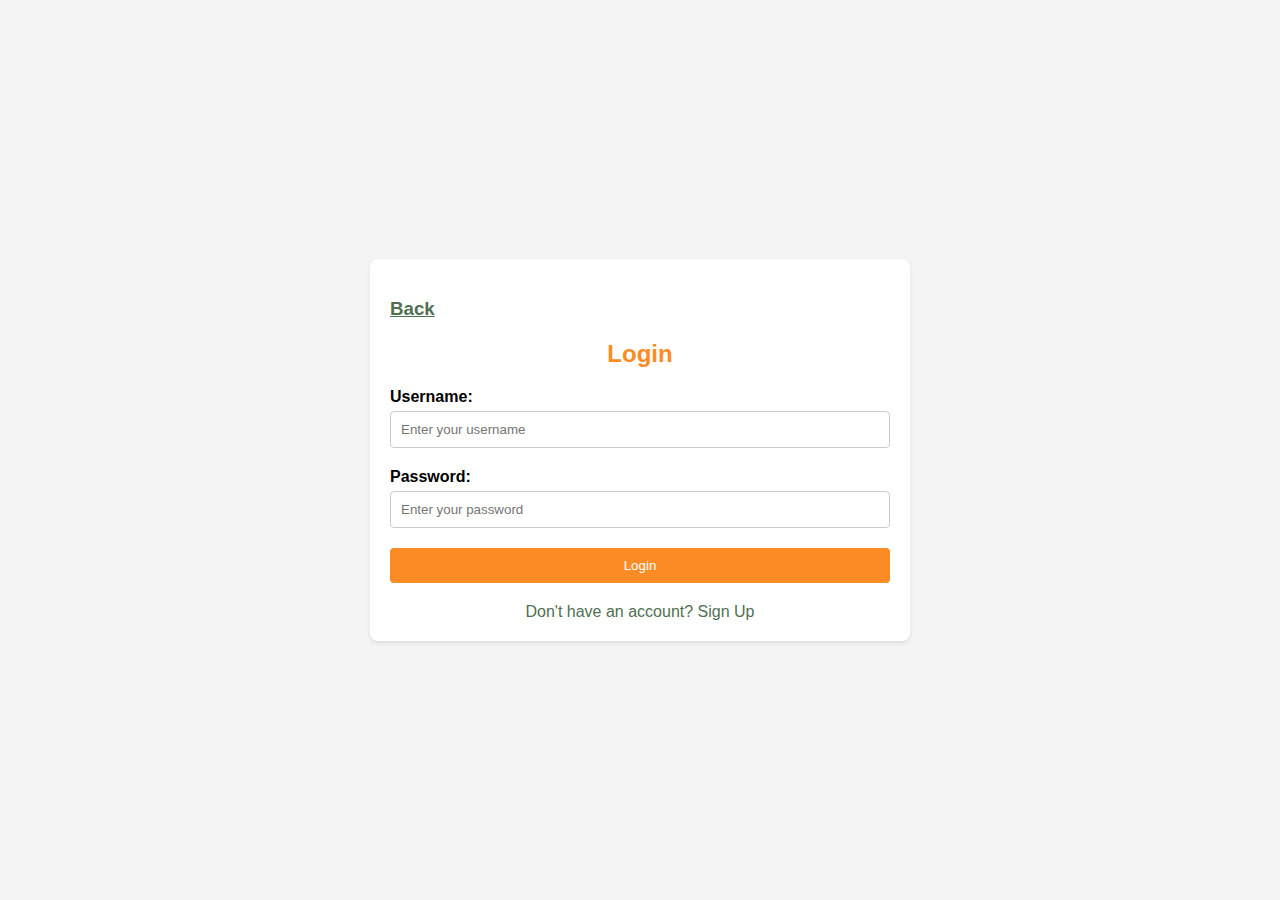
<file: login.html>
<!DOCTYPE html>
<html lang="en">
<head>
    <meta charset="UTF-8">
    <meta name="viewport" content="width=device-width, initial-scale=1.0">
    <title>Login and Sign Up Page</title>
    <link rel="stylesheet" href="styles.css">
    <style>
        body {
            font-family: Arial, sans-serif;
            background-color: #f4f4f4;
            margin: 0;
            padding: 0;
            display: flex;
            justify-content: center;
            align-items: center;
            height: 100vh;
        }
        
        .form-container {
            background-color: #fff;
            border-radius: 8px;
            padding: 20px;
            box-shadow: 0 2px 4px rgba(0, 0, 0, 0.1);
            width: 500px;
        }
        
        .form-container h2 {
            text-align: center;
            margin-bottom: 20px;
        }
        
        .form-group {
            margin-bottom: 20px;
        }
        
        .form-group label {
            display: block;
            font-weight: bold;
            margin-bottom: 5px;
        }
        
        .form-group input {
            width: 100%;
            padding: 10px;
            border-radius: 4px;
            border: 1px solid #ccc;
            box-sizing: border-box;
        }
        
        .form-group button {
            width: 100%;
            padding: 10px;
            border: none;
            border-radius: 4px;
            background-color: #FB8B24;
            color: #fff;
            cursor: pointer;
        }
        
        .form-group button:hover {
            background-color: #4F6F52;
        }

        .toggle-form {
            text-align: center;
            margin-top: 20px;
        }

        .toggle-form a {
            color: #4F6F52;
            text-decoration: none;
        }
        
    </style>
</head>
<body>
    <div class="form-container" id="login-form">
        <a href="index.html" style=" color: #4F6F52;"><h3 >Back</h3></a>
        <h2 style="color:#FB8B24;">Login</h2>
        <form action="#">
            <div class="form-group">
                <label for="username">Username:</label>
                <input type="text" id="username" name="username" placeholder="Enter your username" required>
            </div>
            <div class="form-group">
                <label for="password">Password:</label>
                <input type="password" id="password" name="password" placeholder="Enter your password" required>
            </div>
            <div class="form-group">
                <button type="submit">Login</button>
            </div>
        </form>
        <div class="toggle-form">
            <a href="#" onclick="toggleForm('signup')">Don't have an account? Sign Up</a>
        </div>
    </div>

    <div class="form-container" id="signup-form" style="display: none;">
        <h2>Sign Up</h2>
        <form action="#">
            <div class="form-group">
                <label for="new-username">Username:</label>
                <input type="text" id="new-username" name="new-username" placeholder="Enter your username" required>
            </div>
            <div class="form-group">
                <label for="new-password">Password:</label>
                <input type="password" id="new-password" name="new-password" placeholder="Enter your password" required>
            </div>
            <div class="form-group">
                <button type="submit">Sign Up</button>
            </div>
        </form>
        <div class="toggle-form">
            <a href="#" onclick="toggleForm('login')">Already have an account? Log In</a>
        </div>
    </div>

    <script>
        function toggleForm(formType) {
            const loginForm = document.getElementById('login-form');
            const signupForm = document.getElementById('signup-form');

            if (formType === 'login') {
                loginForm.style.display = 'block';
                signupForm.style.display = 'none';
            } else if (formType === 'signup') {
                loginForm.style.display = 'none';
                signupForm.style.display = 'block';
            }
        }
    </script>
</body>
</html>
</file>
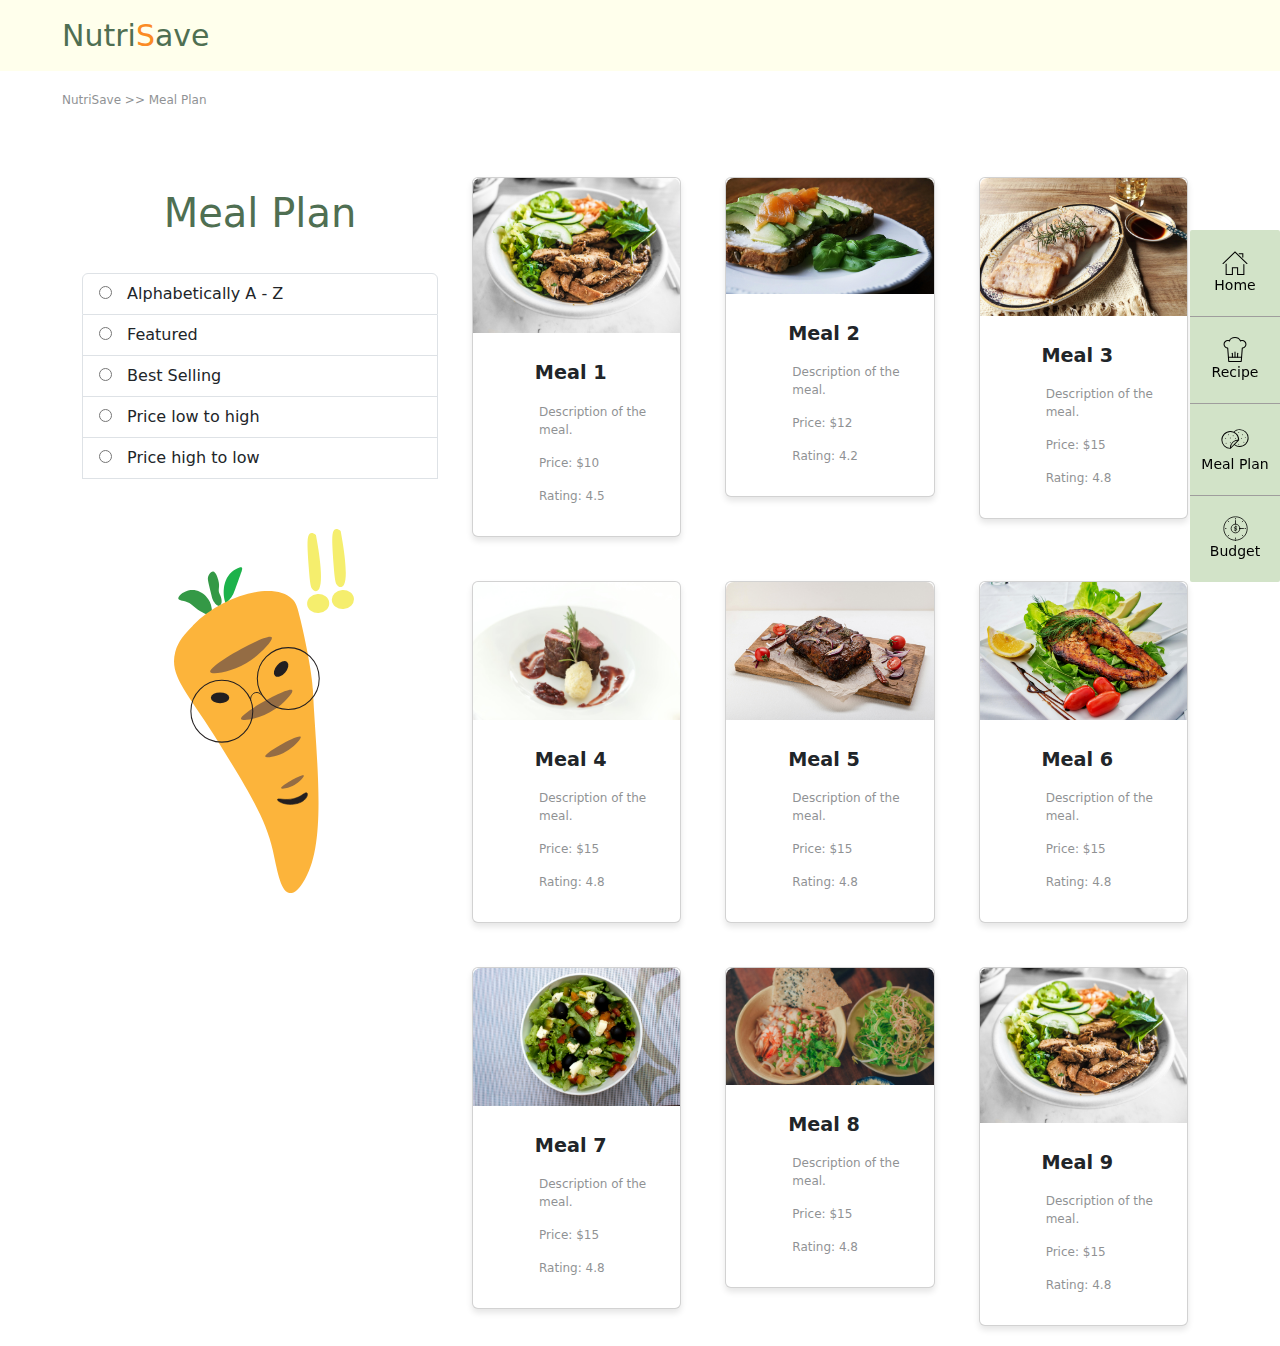
<file: mealp.html>
<!DOCTYPE html>
<html lang="en">
<head>
    <meta charset="UTF-8">
    <meta http-equiv="X-UA-Compatible" content="IE=edge">
    <meta name="viewport" content="width=device-width, initial-scale=1.0">
    <title>Document</title>
    <link rel="stylesheet" href="styles.css">
    <link href="https://cdn.jsdelivr.net/npm/bootstrap@5.3.3/dist/css/bootstrap.min.css" rel="stylesheet" integrity="sha384-QWTKZyjpPEjISv5WaRU9OFeRpok6YctnYmDr5pNlyT2bRjXh0JMhjY6hW+ALEwIH" crossorigin="anonymous">
</head>
<style>
    .sidebar {
    position: fixed;
    top: 0;
    right: 0;
    height: 360pxpx;
    width: 90px;
    background-color: #D2E3C8;
    margin-top: 230px;
    z-index: 1;
    border-radius: 2px;
    
    
  }
  .nav-link {
    padding: 20px 10px; /* Decreased padding */
    color: black;
    font-size: 14px; /* Decreased font size */
    border-top: 1px solid #9F9D9D;
    
  }
  .nav-link:hover {
    background-color: #FFD7B2;
    color: black;
    
  }
  .main-content {
    margin-right: 70px;
    padding: 0px;
  }
  @media screen and (max-width: 768px) {
              .carrot svg {
                  width: 100px !important;
                  margin-left: 180px !important;
                 
              }
          }
</style>
<body>
    <header>
        <nav class="navbar" style="background-color:#FFFFEC;">
            <div class="container-fluid">
              <a class="navbar-brand" href="#" style="color:#4F6F52; font-size: 30px;">Nutri<span style="color:#FB8B24 ;">S</span>ave</a>
            </div>
            <div class="sidebar">
      <ul class="nav flex-column" style="text-align:center ;">
        <li class="nav-item ">
          <a class="nav-link" href="index.html" style="border: none;"><?xml version="1.0" ?><?xml version="1.0" ?><!DOCTYPE svg  PUBLIC '-//W3C//DTD SVG 1.1//EN'  'http://www.w3.org/Graphics/SVG/1.1/DTD/svg11.dtd'><svg  height = "25px"enable-background="new 0 0 48 48" height="48px" version="1.1" viewBox="0 0 48 48" width="48px" xml:space="preserve" xmlns="http://www.w3.org/2000/svg" xmlns:xlink="http://www.w3.org/1999/xlink"><g id="Expanded"><g><g><path d="M42,48H28V35h-8v13H6V27c0-0.552,0.447-1,1-1s1,0.448,1,1v19h10V33h12v13h10V28c0-0.552,0.447-1,1-1s1,0.448,1,1V48z"/></g><g><path d="M47,27c-0.249,0-0.497-0.092-0.691-0.277L24,5.384L1.691,26.723c-0.399,0.381-1.032,0.368-1.414-0.031     c-0.382-0.399-0.367-1.032,0.031-1.414L24,2.616l23.691,22.661c0.398,0.382,0.413,1.015,0.031,1.414     C47.526,26.896,47.264,27,47,27z"/></g><g><path d="M39,15c-0.553,0-1-0.448-1-1V8h-6c-0.553,0-1-0.448-1-1s0.447-1,1-1h8v8C40,14.552,39.553,15,39,15z"/></g></g></g></svg> <br>Home</a>
        </li>
        <li class="nav-item">
            <a class="nav-link" href="recipe.html" ><?xml version="1.0" ?><!DOCTYPE svg  PUBLIC '-//W3C//DTD SVG 1.1//EN'  'http://www.w3.org/Graphics/SVG/1.1/DTD/svg11.dtd'><svg enable-background="new 0 0 48 48" height="25px" version="1.1" viewBox="0 0 48 48" width="48px" xml:space="preserve" xmlns="http://www.w3.org/2000/svg" xmlns:xlink="http://www.w3.org/1999/xlink"><g id="Expanded"><g><g><path d="M36,48H12c-0.522,0-0.957-0.402-0.997-0.923L9.07,21.946C5.095,21.484,2,18.097,2,14c0-4.419,3.678-8.151,8.032-8.151     c0.91,0,1.803,0.177,2.636,0.52C14.072,2.509,18.439,0,24,0c5.224,0,8.878,2.112,11.14,6.45c0.887-0.396,1.848-0.602,2.828-0.602     C42.322,5.849,46,9.581,46,14c0,4.097-3.095,7.484-7.07,7.946l-1.933,25.131C36.957,47.598,36.522,48,36,48z M12.926,46h22.147     l1.929-25.077C37.043,20.402,37.478,20,38,20c3.309,0,6-2.691,6-6c0-3.625-3.179-6.151-6.032-6.151     c-0.982,0-1.899,0.274-2.724,0.817c-0.245,0.161-0.551,0.207-0.832,0.123c-0.282-0.083-0.513-0.285-0.632-0.555     C31.898,3.981,28.791,2,24,2c-5.157,0-9.059,2.415-9.71,6.009c-0.06,0.33-0.281,0.608-0.59,0.74     c-0.308,0.134-0.663,0.102-0.943-0.083c-0.825-0.543-1.742-0.817-2.724-0.817C7.179,7.849,4,10.375,4,14c0,3.309,2.691,6,6,6     c0.522,0,0.957,0.402,0.997,0.923L12.926,46z"/></g><g><path d="M36.625,40h-25.25c-0.552,0-1-0.447-1-1s0.448-1,1-1h25.25c0.552,0,1,0.447,1,1S37.177,40,36.625,40z"/></g><g><path d="M19,40c-0.552,0-1-0.447-1-1v-8c0-0.553,0.448-1,1-1s1,0.447,1,1v8C20,39.553,19.552,40,19,40z"/></g><g><path d="M24,40c-0.552,0-1-0.447-1-1V29c0-0.553,0.448-1,1-1s1,0.447,1,1v10C25,39.553,24.552,40,24,40z"/></g><g><path d="M29,40c-0.552,0-1-0.447-1-1v-8c0-0.553,0.448-1,1-1s1,0.447,1,1v8C30,39.553,29.552,40,29,40z"/></g></g></g></svg><br>Recipe</a>
        </li>
        </li>
        <li class="nav-item">
          <a class="nav-link" href="mealp.html"><?xml version="1.0" ?><svg height="30px" data-name="Layer 1" id="Layer_1" viewBox="0 0 64 64" xmlns="http://www.w3.org/2000/svg"><path d="M28,26a1,1,0,0,0,0-2A1,1,0,0,0,28,26Z"/><path d="M22,31a1,1,0,0,0,0-2A1,1,0,0,0,22,31Z"/><path d="M13,31a1,1,0,0,0-2,0A1,1,0,0,0,13,31Z"/><path d="M13,40a1,1,0,0,0,0,2A1,1,0,0,0,13,40Z"/><path d="M22,41a1,1,0,0,0,0-2A1,1,0,0,0,22,41Z"/><path d="M18,22a1,1,0,0,0,0,2A1,1,0,0,0,18,22Z"/><path d="M33,32a1,1,0,0,0,0-2A1,1,0,0,0,33,32Z"/><path d="M40,42a1,1,0,0,0,0,2A1,1,0,0,0,40,42Z"/><path d="M51,38a1,1,0,0,0,0,2A1,1,0,0,0,51,38Z"/><path d="M46,30a1,1,0,0,0,0,2A1,1,0,0,0,46,30Z"/><path d="M48,22a1,1,0,0,0,0,2A1,1,0,0,0,48,22Z"/><path d="M53,29a1,1,0,0,0,2,0A1,1,0,0,0,53,29Z"/><path d="M40,17a1,1,0,0,0,0,2A1,1,0,0,0,40,17Z"/><path d="M42,11a18.8141,18.8141,0,0,0-13.1261,5.3068C16.8367,11.3238,2.7291,20.9156,3,34A19.0211,19.0211,0,0,0,22,53a1.004,1.004,0,0,0,.707-.293l7.6956-7.6955C42.6522,54.6951,61.1207,45.603,61,30A19.0214,19.0214,0,0,0,42,11ZM5,34a16.9907,16.9907,0,0,1,33.9555-.9471A18.9946,18.9946,0,0,0,21.0529,50.9555,17.0087,17.0087,0,0,1,5,34Zm24.6124,8.9733-6.4117,6.4115A17.0408,17.0408,0,0,1,37.3846,35.2012ZM42,47a16.9839,16.9839,0,0,1-10.1838-3.4022L40.707,34.707a.9891.9891,0,0,0,.1959-.2929c.4968-7.02-3.8842-13.9924-10.06-17.2295C41.6076,7.6048,59.1144,15.5767,59,30A17.0188,17.0188,0,0,1,42,47Z"/></svg> <br>Meal Plan</a>
        </li>
        <li class="nav-item">
          <a class="nav-link" href="budget.html"><?xml version="1.0" ?><svg height="25px"xmlns="http://www.w3.org/2000/svg" xmlns:xlink="http://www.w3.org/1999/xlink" version="1.1" id="Layer_1" viewBox="0 0 32 32" style="enable-background:new 0 0 32 32;" xml:space="preserve"><style type="text/css">
            .st0{fill:none;stroke:#000000;stroke-linecap:round;stroke-linejoin:round;stroke-miterlimit:10;}
          </style><g><line class="st0" x1="21.6" y1="16" x2="26.2" y2="16"/><path class="st0" d="M16,31L16,31C7.7,31,1,24.3,1,16l0,0C1,7.7,7.7,1,16,1l0,0c8.3,0,15,6.7,15,15l0,0C31,24.3,24.3,31,16,31z"/><g><line class="st0" x1="16" y1="3.2" x2="16" y2="3.8"/><line class="st0" x1="28.8" y1="16" x2="28.2" y2="16"/><line class="st0" x1="16" y1="28.8" x2="16" y2="28.2"/><line class="st0" x1="3.2" y1="16" x2="3.8" y2="16"/></g><g><line class="st0" x1="25.1" y1="6.9" x2="24.6" y2="7.4"/><line class="st0" x1="25.1" y1="25.1" x2="24.6" y2="24.6"/><line class="st0" x1="6.9" y1="25.1" x2="7.4" y2="24.6"/><line class="st0" x1="6.9" y1="6.9" x2="7.4" y2="7.4"/></g><g><g><path class="st0" d="M17.5,14h-1.2h-0.8c-0.6,0-1,0.5-1,1l0,0c0,0.6,0.5,1,1,1h1"/><path class="st0" d="M16.5,16c0.6,0,1,0.5,1,1l0,0c0,0.6-0.5,1-1,1h-2"/></g><line class="st0" x1="16.3" y1="12.8" x2="16.3" y2="14"/><line class="st0" x1="16.3" y1="18" x2="16.3" y2="19.2"/><path class="st0" d="M21.6,16c0,1.4-0.5,2.7-1.4,3.7c-1,1.2-2.5,1.9-4.2,1.9c-3.1,0-5.6-2.5-5.6-5.6c0-1.7,0.7-3.2,1.9-4.2    c1-0.9,2.3-1.4,3.7-1.4C19.1,10.4,21.6,12.9,21.6,16z"/></g><line class="st0" x1="16" y1="5.9" x2="16" y2="10.4"/></g></svg> <br>Budget</a>
        </li>
      </ul>
    </div>
          </nav>
    </header>
    <div class="container-fluid d">
        <p>NutriSave >> Meal Plan</p>
    <div class="container mt-5">
        <div class="row justify-content-center">
            <div class="col-md-4 mealPlan">
                <h1 class="text-center mb-4" style="color: #4F6F52;">Meal Plan</h1>
                <div class="list-group">
                    <label class="list-group-item">
                        <input type="radio" name="sort" class="radioBtn"> Alphabetically A - Z
                    </label>
                    <label class="list-group-item">
                        <input type="radio" name="sort" class="radioBtn"> Featured
                    </label>
                    <label class="list-group-item">
                        <input type="radio" name="sort" class="radioBtn"> Best Selling
                    </label>
                    <label class="list-group-item">
                        <input type="radio" name="sort" class="radioBtn"> Price low to high
                    </label>
                    <label class="list-group-item">
                        <input type="radio" name="sort" class="radioBtn"> Price high to low
                    </label>
                    <div class="container-fluid carrot">
                        <svg id="Layer_1" data-name="Layer 1" xmlns="http://www.w3.org/2000/svg" viewBox="0 0 17.39 35.18" width="180px" style="margin: 50px 0px 0px 80px;">
                            <defs>
                              <style>
                                .cls-1 {
                                  stroke-width: .06px;
                                }
                          
                                .cls-1, .cls-2, .cls-3, .cls-4 {
                                  stroke: #231f20;
                                  stroke-miterlimit: 10;
                                }
                          
                                .cls-1, .cls-4 {
                                  fill: #231f20;
                                }
                          
                                .cls-2 {
                                  stroke-width: .1px;
                                }
                          
                                .cls-2, .cls-3 {
                                  fill: none;
                                }
                          
                                .cls-3 {
                                  stroke-width: .09px;
                                }
                          
                                .cls-4 {
                                  stroke-width: .2px;
                                }
                          
                                .cls-5 {
                                  fill: #349946;
                                }
                          
                                .cls-5, .cls-6, .cls-7, .cls-8, .cls-9 {
                                  stroke-width: 0px;
                                }
                          
                                .cls-6 {
                                  fill: #1db24b;
                                }
                          
                                .cls-7 {
                                  fill: #946c44;
                                }
                          
                                .cls-8 {
                                  fill: #FCB43B;
                                }
                          
                                .cls-9 {
                                  fill: #f5ee6d;
                                }
                              </style>
                            </defs>
                            <g>
                              <path class="cls-6" d="M4.99,7.19c-.1-.27-.25-.81-.17-1.47.03-.21.11-.86.58-1.4.27-.31.54-.44.7-.51.17-.07.36-.16.45-.08.1.1-.01.39-.15.74-.58,1.54-.59,1.83-1.01,2.32-.16.19-.3.32-.4.4Z"/>
                              <path class="cls-5" d="M3.95,7.16c-.23-.25-.27-.5-.48-1.36-.19-.82-.25-1-.15-1.25.08-.2.26-.47.45-.45.28.03.45.62.5.8.22.74-.08.94.15,1.4,0,0,.22.42.18.73,0,.02,0,.04,0,.04-.03.15-.11.31-.2.35-.16.08-.42-.21-.46-.25Z"/>
                              <path class="cls-5" d="M3.22,6.67c-.18-.24-.35-.38-.4-.41-.4-.3-.79-.35-.89-.37-.13-.01-.61-.05-1.06.27-.08.05-.51.36-.45.59.05.19.38.12.88.33.53.22.54.45,1.25.87.39.23.81.47,1.01.3.13-.12.11-.38.08-.6-.05-.48-.3-.82-.42-.98Z"/>
                              <path class="cls-8" d="M1.82,9.33c2.86-2.94,7.82-4.31,9.62-2.55.34.33.47.68.79,2.03,1.08,4.59,1.18,6.61,1.18,6.61.37,7.55,1.43,15.16-.98,18.78-.21.32-.71,1.04-1.24.98-.93-.11-1.27-2.51-1.64-4.12-.7-3.07-2.23-5.56-5.3-10.53C1.36,15.85-.5,14.26.12,11.89c.28-1.09.93-1.76,1.7-2.55Z"/>
                              <path class="cls-7" d="M3.5,13.81c-.24-.59,5.56-3.84,5.94-3.34.19.25-.94,1.47-1.98,2.19-1.68,1.16-3.83,1.48-3.96,1.15Z"/>
                              <path class="cls-7" d="M6.48,18.35c-.2-.49,4.63-3.2,4.94-2.77.16.21-.78,1.22-1.65,1.82-1.4.96-3.18,1.23-3.29.95Z"/>
                              <path class="cls-7" d="M8.81,21.99c-.14-.34,3.21-2.22,3.43-1.92.11.14-.54.85-1.14,1.26-.97.67-2.21.85-2.28.66Z"/>
                              <path class="cls-7" d="M10.35,25.04c-.09-.22,2.05-1.41,2.19-1.23.07.09-.34.54-.73.81-.62.43-1.41.54-1.46.42Z"/>
                              <ellipse class="cls-4" cx="4.45" cy="16.31" rx=".79" ry=".42"/>
                              <ellipse class="cls-4" cx="10.34" cy="13.52" rx=".79" ry=".42" transform="translate(-6.65 12.66) rotate(-49.69)"/>
                              <path class="cls-1" d="M10.01,26.11c.11-.11.75.14,1.56-.06.76-.19,1.04-.61,1.23-.56.18.04.11.51-.38.82-.53.33-1.27.3-1.34.29-.69-.04-1.17-.38-1.07-.48Z"/>
                            </g>
                            <path class="cls-2" d="M7.61,17.6c0,1.65-1.34,2.99-2.99,2.99s-2.99-1.34-2.99-2.99,1.34-2.99,2.99-2.99,2.99,1.34,2.99,2.99Z"/>
                            <path class="cls-2" d="M14.03,14.45c0,1.65-1.34,2.99-2.99,2.99s-2.99-1.34-2.99-2.99,1.34-2.99,2.99-2.99,2.99,1.34,2.99,2.99Z"/>
                            <path class="cls-3" d="M7.41,16.59c-.06-.36.15-.7.44-.78.23-.06.48.04.64.26"/>
                            <path class="cls-9" d="M13.02.58c.05-.09.24-.37.69,0,.04.2.85,4.25.32,5.2-.17.3-.48.3-.69,0-.13-.19-.21-.51-.32-2.04-.13-1.86-.19-2.8,0-3.16Z"/>
                            <ellipse class="cls-9" cx="13.93" cy="7.19" rx="1.07" ry=".92" transform="translate(-.45 .95) rotate(-3.83)"/>
                            <path class="cls-9" d="M15.41.19c.05-.09.24-.37.69,0,.04.2.85,4.25.32,5.2-.17.3-.48.3-.69,0-.13-.19-.21-.51-.32-2.04-.13-1.86-.19-2.8,0-3.16Z"/>
                            <ellipse class="cls-9" cx="16.32" cy="6.8" rx="1.07" ry=".92" transform="translate(-.42 1.11) rotate(-3.83)"/>
                          </svg>
                    </div>

                </div>
            </div>
            <div class="col-md-8">
                <div class="row row-cols-1 row-cols-md-3 g-4">
                    <div class="col">
                        <div class="card">
                            <img src="images/pic5.jpg" class="card-img-top" alt="...">
                            <div class="card-body">
                                <h5 class="card-title ct">Meal 1</h5>
                                <p class="card-text ">Description of the meal.</p>
                                <p class="card-text">Price: $10</p>
                                <p class="card-text">Rating: 4.5</p>
                            </div>
                            <div class="card-img-overlay">
                                <h5>Ingredients</h5>
                                <ul>
                                    <li>Ingredient 1</li>
                                    <li>Ingredient 2</li>
                                    <li>Ingredient 3</li>
                                </ul>
                            </div>
                        </div>
                    </div>
                    <div class="col">
                        <div class="card">
                            <img src="images/pic6.jpg" class="card-img-top" alt="...">
                            <div class="card-body">
                                <h5 class="card-title ct">Meal 2</h5>
                                <p class="card-text">Description of the meal.</p>
                                <p class="card-text">Price: $12</p>
                                <p class="card-text">Rating: 4.2</p>
                            </div>
                            <div class="card-img-overlay">
                                <h5>Ingredients</h5>
                                <ul>
                                    <li>Ingredient 1</li>
                                    <li>Ingredient 2</li>
                                    <li>Ingredient 3</li>
                                </ul>
                            </div>
                        </div>
                    </div>
                    <div class="col">
                        <div class="card">
                            <img src="images/pic7.jpg" class="card-img-top" alt="...">
                            <div class="card-body">
                                <h5 class="card-title ct">Meal 3</h5>
                                <p class="card-text">Description of the meal.</p>
                                <p class="card-text">Price: $15</p>
                                <p class="card-text">Rating: 4.8</p>
                            </div>
                            <div class="card-img-overlay">
                                <h5>Ingredients</h5>
                                <ul>
                                    <li>Ingredient 1</li>
                                    <li>Ingredient 2</li>
                                    <li>Ingredient 3</li>
                                </ul>
                            </div>
                        </div>
                    </div>
                    <div class="col">
                        <div class="card">
                            <img src="images/pic8.jpg" class="card-img-top" alt="...">
                            <div class="card-body">
                                <h5 class="card-title ct">Meal 4</h5>
                                <p class="card-text">Description of the meal.</p>
                                <p class="card-text">Price: $15</p>
                                <p class="card-text">Rating: 4.8</p>
                            </div>
                            <div class="card-img-overlay">
                                <h5>Ingredients</h5>
                                <ul>
                                    <li>Ingredient 1</li>
                                    <li>Ingredient 2</li>
                                    <li>Ingredient 3</li>
                                </ul>
                            </div>
                        </div>
                    </div>
                    <div class="col">
                        <div class="card">
                            <img src="images/pic9.jpg" class="card-img-top" alt="...">
                            <div class="card-body">
                                <h5 class="card-title ct">Meal 5</h5>
                                <p class="card-text">Description of the meal.</p>
                                <p class="card-text">Price: $15</p>
                                <p class="card-text">Rating: 4.8</p>
                            </div>
                            <div class="card-img-overlay">
                                <h5>Ingredients</h5>
                                <ul>
                                    <li>Ingredient 1</li>
                                    <li>Ingredient 2</li>
                                    <li>Ingredient 3</li>
                                </ul>
                            </div>
                        </div>
                    </div>
                    <div class="col">
                        <div class="card">
                            <img src="images/pic10.jpg" class="card-img-top" alt="...">
                            <div class="card-body">
                                <h5 class="card-title ct">Meal 6</h5>
                                <p class="card-text">Description of the meal.</p>
                                <p class="card-text">Price: $15</p>
                                <p class="card-text">Rating: 4.8</p>
                            </div>
                            <div class="card-img-overlay">
                                <h5>Ingredients</h5>
                                <ul>
                                    <li>Ingredient 1</li>
                                    <li>Ingredient 2</li>
                                    <li>Ingredient 3</li>
                                </ul>
                            </div>
                        </div>
                    </div>
                    <div class="col">
                        <div class="card">
                            <img src="images/pic3.jpg" class="card-img-top" alt="...">
                            <div class="card-body">
                                <h5 class="card-title ct">Meal 7</h5>
                                <p class="card-text">Description of the meal.</p>
                                <p class="card-text">Price: $15</p>
                                <p class="card-text">Rating: 4.8</p>
                            </div>
                            <div class="card-img-overlay">
                                <h5>Ingredients</h5>
                                <ul>
                                    <li>Ingredient 1</li>
                                    <li>Ingredient 2</li>
                                    <li>Ingredient 3</li>
                                </ul>
                            </div>
                        </div>
                    </div>
                    <div class="col">
                        <div class="card">
                            <img src="images/pic4.jpg" class="card-img-top" alt="...">
                            <div class="card-body">
                                <h5 class="card-title ct">Meal 8</h5>
                                <p class="card-text">Description of the meal.</p>
                                <p class="card-text">Price: $15</p>
                                <p class="card-text">Rating: 4.8</p>
                            </div>
                            <div class="card-img-overlay">
                                <h5>Ingredients</h5>
                                <ul>
                                    <li>Ingredient 1</li>
                                    <li>Ingredient 2</li>
                                    <li>Ingredient 3</li>
                                </ul>
                            </div>
                        </div>
                    </div>
                    <div class="col">
                        <div class="card">
                            <img src="images/pic5.jpg" class="card-img-top" alt="...">
                            <div class="card-body">
                                <h5 class="card-title ct">Meal 9</h5>
                                <p class="card-text">Description of the meal.</p>
                                <p class="card-text">Price: $15</p>
                                <p class="card-text">Rating: 4.8</p>
                            </div>
                            <div class="card-img-overlay">
                                <h5>Ingredients</h5>
                                <ul>
                                    <li>Ingredient 1</li>
                                    <li>Ingredient 2</li>
                                    <li>Ingredient 3</li>
                                </ul>
                            </div>
                        </div>
                    </div>
                    
                </div>
            </div>
            
            
        </div>
        
    </div>
    
</body>
</file>
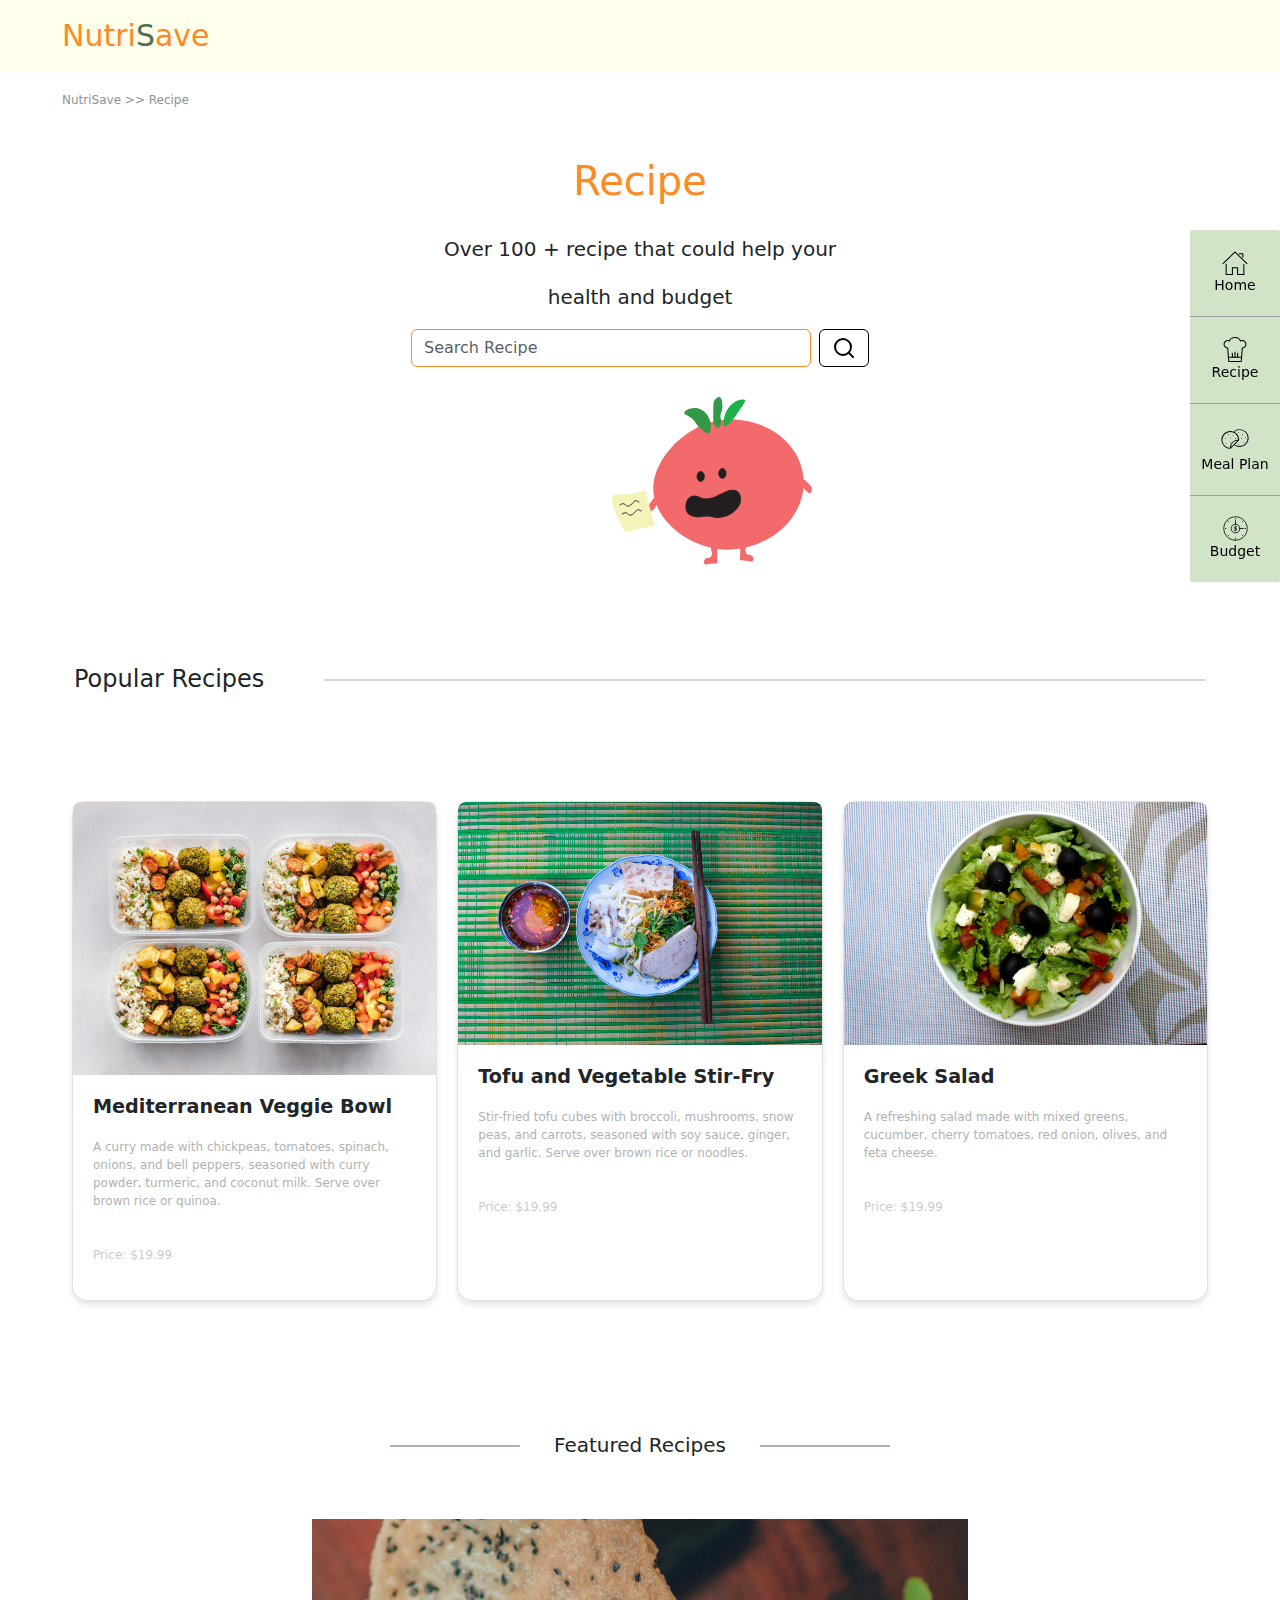
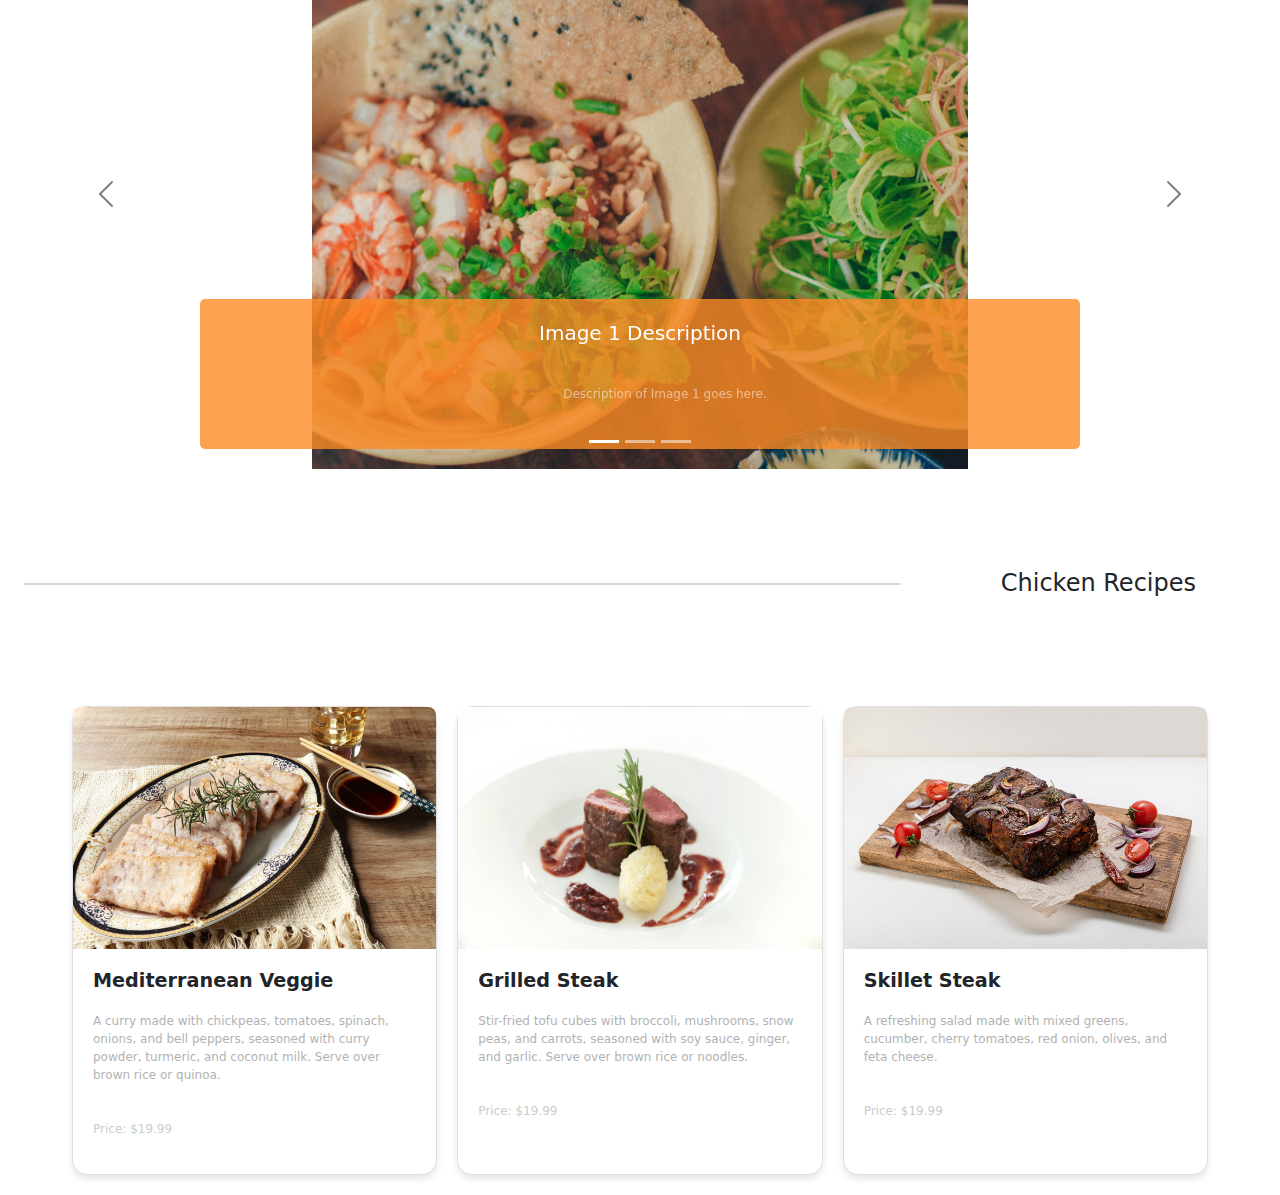
<file: recipe.html>
<!DOCTYPE html>
<html lang="en">
<head>
    <meta charset="UTF-8">
    <meta http-equiv="X-UA-Compatible" content="IE=edge">
    <meta name="viewport" content="width=device-width, initial-scale=1.0">
    <title>Document</title>
    <link href="https://cdn.jsdelivr.net/npm/bootstrap@5.3.3/dist/css/bootstrap.min.css" rel="stylesheet" integrity="sha384-QWTKZyjpPEjISv5WaRU9OFeRpok6YctnYmDr5pNlyT2bRjXh0JMhjY6hW+ALEwIH" crossorigin="anonymous">
    <script src="https://cdn.jsdelivr.net/npm/bootstrap@5.3.3/dist/js/bootstrap.bundle.min.js" integrity="sha384-YvpcrYf0tY3lHB60NNkmXc5s9fDVZLESaAA55NDzOxhy9GkcIdslK1eN7N6jIeHz" crossorigin="anonymous"></script>
    <link rel="stylesheet" href="styles.css">
</head>
<style>
    @media screen and (max-width: 768px) {
              .tomatoR svg {
                  height: auto; 
                  width: 200px !important;
                  margin-left: 180px !important;
                  margin-right: 80px !important;
                  margin-top: 50px !important;
                 
              }
          }
  </style>
<body>
        <nav class="navbar" style="background-color:#FFFFEC;">
            <div class="container-fluid">
              <a class="navbar-brand" href="#" style="color:#FB8B24; font-size: 30px;">Nutri<span style="color:#4F6F52 ;">S</span>ave</a>
            </div>
            <div class="sidebar">
                <ul class="nav flex-column" style="text-align:center ;">
                  <li class="nav-item ">
                    <a class="nav-link" href="index.html" style="border: none;"><?xml version="1.0" ?><?xml version="1.0" ?><!DOCTYPE svg  PUBLIC '-//W3C//DTD SVG 1.1//EN'  'http://www.w3.org/Graphics/SVG/1.1/DTD/svg11.dtd'><svg  height = "25px"enable-background="new 0 0 48 48" height="48px" version="1.1" viewBox="0 0 48 48" width="48px" xml:space="preserve" xmlns="http://www.w3.org/2000/svg" xmlns:xlink="http://www.w3.org/1999/xlink"><g id="Expanded"><g><g><path d="M42,48H28V35h-8v13H6V27c0-0.552,0.447-1,1-1s1,0.448,1,1v19h10V33h12v13h10V28c0-0.552,0.447-1,1-1s1,0.448,1,1V48z"/></g><g><path d="M47,27c-0.249,0-0.497-0.092-0.691-0.277L24,5.384L1.691,26.723c-0.399,0.381-1.032,0.368-1.414-0.031     c-0.382-0.399-0.367-1.032,0.031-1.414L24,2.616l23.691,22.661c0.398,0.382,0.413,1.015,0.031,1.414     C47.526,26.896,47.264,27,47,27z"/></g><g><path d="M39,15c-0.553,0-1-0.448-1-1V8h-6c-0.553,0-1-0.448-1-1s0.447-1,1-1h8v8C40,14.552,39.553,15,39,15z"/></g></g></g></svg> <br>Home</a>
                  </li>
                  <li class="nav-item">
                    <a class="nav-link" href="recipe.html" ><?xml version="1.0" ?><!DOCTYPE svg  PUBLIC '-//W3C//DTD SVG 1.1//EN'  'http://www.w3.org/Graphics/SVG/1.1/DTD/svg11.dtd'><svg enable-background="new 0 0 48 48" height="25px" version="1.1" viewBox="0 0 48 48" width="48px" xml:space="preserve" xmlns="http://www.w3.org/2000/svg" xmlns:xlink="http://www.w3.org/1999/xlink"><g id="Expanded"><g><g><path d="M36,48H12c-0.522,0-0.957-0.402-0.997-0.923L9.07,21.946C5.095,21.484,2,18.097,2,14c0-4.419,3.678-8.151,8.032-8.151     c0.91,0,1.803,0.177,2.636,0.52C14.072,2.509,18.439,0,24,0c5.224,0,8.878,2.112,11.14,6.45c0.887-0.396,1.848-0.602,2.828-0.602     C42.322,5.849,46,9.581,46,14c0,4.097-3.095,7.484-7.07,7.946l-1.933,25.131C36.957,47.598,36.522,48,36,48z M12.926,46h22.147     l1.929-25.077C37.043,20.402,37.478,20,38,20c3.309,0,6-2.691,6-6c0-3.625-3.179-6.151-6.032-6.151     c-0.982,0-1.899,0.274-2.724,0.817c-0.245,0.161-0.551,0.207-0.832,0.123c-0.282-0.083-0.513-0.285-0.632-0.555     C31.898,3.981,28.791,2,24,2c-5.157,0-9.059,2.415-9.71,6.009c-0.06,0.33-0.281,0.608-0.59,0.74     c-0.308,0.134-0.663,0.102-0.943-0.083c-0.825-0.543-1.742-0.817-2.724-0.817C7.179,7.849,4,10.375,4,14c0,3.309,2.691,6,6,6     c0.522,0,0.957,0.402,0.997,0.923L12.926,46z"/></g><g><path d="M36.625,40h-25.25c-0.552,0-1-0.447-1-1s0.448-1,1-1h25.25c0.552,0,1,0.447,1,1S37.177,40,36.625,40z"/></g><g><path d="M19,40c-0.552,0-1-0.447-1-1v-8c0-0.553,0.448-1,1-1s1,0.447,1,1v8C20,39.553,19.552,40,19,40z"/></g><g><path d="M24,40c-0.552,0-1-0.447-1-1V29c0-0.553,0.448-1,1-1s1,0.447,1,1v10C25,39.553,24.552,40,24,40z"/></g><g><path d="M29,40c-0.552,0-1-0.447-1-1v-8c0-0.553,0.448-1,1-1s1,0.447,1,1v8C30,39.553,29.552,40,29,40z"/></g></g></g></svg><br>Recipe</a>
                  </li>
                  <li class="nav-item">
                    <a class="nav-link" href="mealp.html"><?xml version="1.0" ?><svg height="30px" data-name="Layer 1" id="Layer_1" viewBox="0 0 64 64" xmlns="http://www.w3.org/2000/svg"><path d="M28,26a1,1,0,0,0,0-2A1,1,0,0,0,28,26Z"/><path d="M22,31a1,1,0,0,0,0-2A1,1,0,0,0,22,31Z"/><path d="M13,31a1,1,0,0,0-2,0A1,1,0,0,0,13,31Z"/><path d="M13,40a1,1,0,0,0,0,2A1,1,0,0,0,13,40Z"/><path d="M22,41a1,1,0,0,0,0-2A1,1,0,0,0,22,41Z"/><path d="M18,22a1,1,0,0,0,0,2A1,1,0,0,0,18,22Z"/><path d="M33,32a1,1,0,0,0,0-2A1,1,0,0,0,33,32Z"/><path d="M40,42a1,1,0,0,0,0,2A1,1,0,0,0,40,42Z"/><path d="M51,38a1,1,0,0,0,0,2A1,1,0,0,0,51,38Z"/><path d="M46,30a1,1,0,0,0,0,2A1,1,0,0,0,46,30Z"/><path d="M48,22a1,1,0,0,0,0,2A1,1,0,0,0,48,22Z"/><path d="M53,29a1,1,0,0,0,2,0A1,1,0,0,0,53,29Z"/><path d="M40,17a1,1,0,0,0,0,2A1,1,0,0,0,40,17Z"/><path d="M42,11a18.8141,18.8141,0,0,0-13.1261,5.3068C16.8367,11.3238,2.7291,20.9156,3,34A19.0211,19.0211,0,0,0,22,53a1.004,1.004,0,0,0,.707-.293l7.6956-7.6955C42.6522,54.6951,61.1207,45.603,61,30A19.0214,19.0214,0,0,0,42,11ZM5,34a16.9907,16.9907,0,0,1,33.9555-.9471A18.9946,18.9946,0,0,0,21.0529,50.9555,17.0087,17.0087,0,0,1,5,34Zm24.6124,8.9733-6.4117,6.4115A17.0408,17.0408,0,0,1,37.3846,35.2012ZM42,47a16.9839,16.9839,0,0,1-10.1838-3.4022L40.707,34.707a.9891.9891,0,0,0,.1959-.2929c.4968-7.02-3.8842-13.9924-10.06-17.2295C41.6076,7.6048,59.1144,15.5767,59,30A17.0188,17.0188,0,0,1,42,47Z"/></svg> <br>Meal Plan</a>
                  </li>
                  <li class="nav-item">
                    <a class="nav-link" href="budget.html"><?xml version="1.0" ?><svg height="25px"xmlns="http://www.w3.org/2000/svg" xmlns:xlink="http://www.w3.org/1999/xlink" version="1.1" id="Layer_1" viewBox="0 0 32 32" style="enable-background:new 0 0 32 32;" xml:space="preserve"><style type="text/css">
                      .st0{fill:none;stroke:#000000;stroke-linecap:round;stroke-linejoin:round;stroke-miterlimit:10;}
                    </style><g><line class="st0" x1="21.6" y1="16" x2="26.2" y2="16"/><path class="st0" d="M16,31L16,31C7.7,31,1,24.3,1,16l0,0C1,7.7,7.7,1,16,1l0,0c8.3,0,15,6.7,15,15l0,0C31,24.3,24.3,31,16,31z"/><g><line class="st0" x1="16" y1="3.2" x2="16" y2="3.8"/><line class="st0" x1="28.8" y1="16" x2="28.2" y2="16"/><line class="st0" x1="16" y1="28.8" x2="16" y2="28.2"/><line class="st0" x1="3.2" y1="16" x2="3.8" y2="16"/></g><g><line class="st0" x1="25.1" y1="6.9" x2="24.6" y2="7.4"/><line class="st0" x1="25.1" y1="25.1" x2="24.6" y2="24.6"/><line class="st0" x1="6.9" y1="25.1" x2="7.4" y2="24.6"/><line class="st0" x1="6.9" y1="6.9" x2="7.4" y2="7.4"/></g><g><g><path class="st0" d="M17.5,14h-1.2h-0.8c-0.6,0-1,0.5-1,1l0,0c0,0.6,0.5,1,1,1h1"/><path class="st0" d="M16.5,16c0.6,0,1,0.5,1,1l0,0c0,0.6-0.5,1-1,1h-2"/></g><line class="st0" x1="16.3" y1="12.8" x2="16.3" y2="14"/><line class="st0" x1="16.3" y1="18" x2="16.3" y2="19.2"/><path class="st0" d="M21.6,16c0,1.4-0.5,2.7-1.4,3.7c-1,1.2-2.5,1.9-4.2,1.9c-3.1,0-5.6-2.5-5.6-5.6c0-1.7,0.7-3.2,1.9-4.2    c1-0.9,2.3-1.4,3.7-1.4C19.1,10.4,21.6,12.9,21.6,16z"/></g><line class="st0" x1="16" y1="5.9" x2="16" y2="10.4"/></g></svg> <br>Budget</a>
                  </li>
                </ul>
              </div>
          </nav>
          

    
    <div class="container-fluid d">
        <p>NutriSave >> Recipe</p>
        <div class="recipe">
            <h1 style="color:#FB8B24 ;">Recipe</h1>
            <h5 style="font-weight:250;">Over 100 + recipe that could help your <br><br> health and budget</h5>

        </div>
        <form class="d-flex searchBox justify-content-center" role="search">
            <input class="form-control me-2" type="search" placeholder="Search Recipe" aria-label="Search">
            <div class="input-group-append">
                <span class="input-group-text" id="search-icon">
                  <svg class="feather feather-search" fill="none" height="24" stroke="currentColor" stroke-linecap="round" stroke-linejoin="round" stroke-width="2" viewBox="0 0 24 24" xmlns="http://www.w3.org/2000/svg">
                    <circle cx="11" cy="11" r="8"/>
                    <line x1="21" x2="16.65" y1="21" y2="16.65"/>
                  </svg>
                </span>
              </div>
          </form>
          <div  class="tomatoR">
            <svg id="Template_Untitled_Artwork_3.png" data-name="Template Untitled_Artwork 3.png" xmlns="http://www.w3.org/2000/svg" viewBox="0 0 27.46 23" width = "200px" style="margin:30px 0px 0px 600px ;">
                <defs>
                  <style>
                    .cls-1 {
                      fill: none;
                    }
              
                    .cls-1, .cls-2 {
                      stroke: #231f20;
                      stroke-miterlimit: 10;
                      stroke-width: .12px;
                    }
              
                    .cls-3 {
                      fill: #349946;
                    }
              
                    .cls-3, .cls-4, .cls-5, .cls-6 {
                      stroke-width: 0px;
                    }
              
                    .cls-4 {
                      fill: #1db24b;
                    }
              
                    .cls-5 {
                      fill: #f26a6b;
                    }
              
                    .cls-6 {
                      fill: #f4f4ba;
                    }
              
                    .cls-2 {
                      fill: #231f20;
                    }
                  </style>
                </defs>
                <g>
                  <g>
                    <path class="cls-5" d="M25.82,11.66c-.03.12.13.34.45.77.14.18.27.34.45.51.21.19.33.3.47.26.15-.04.23-.24.25-.37.06-.33-.16-.62-.23-.72-.14-.19-.21-.16-.47-.47-.13-.15-.14-.18-.21-.22-.24-.13-.65,0-.72.24Z"/>
                    <path class="cls-5" d="M18.41,19.99c.27.28-.3,1.03,0,1.46.23.33.72.11.93.5.1.18.11.44,0,.57-.12.14-.3.03-.87-.04-.6-.07-.79,0-.9-.18-.07-.12,0-.18.03-.64.02-.29.01-.61,0-1.07,0-.28-.01-.34.03-.43.14-.26.59-.36.77-.18Z"/>
                    <path class="cls-5" d="M13.64,20.4c-.27.28.3,1.03,0,1.46-.23.33-.72.11-.93.5-.1.18-.11.44,0,.57.12.14.3.03.87-.04.6-.07.79,0,.9-.18.07-.12,0-.18-.03-.64-.02-.29-.01-.61,0-1.07,0-.28.01-.34-.03-.43-.14-.26-.59-.36-.77-.18Z"/>
                    <path class="cls-5" d="M26.31,11.36c.26,4.92-4.15,9.21-9.85,9.58-4.66.3-9.79-3.01-10.67-7.21-.11-.51-.12-.9-.12-1.04-.1-4.31,4.75-9.25,9.85-9.58,5.7-.37,10.53,3.32,10.79,8.24Z"/>
                    <path class="cls-5" d="M6.02,13.67c-.11-.01-.27.2-.6.63-.14.18-.25.35-.37.59-.13.26-.2.42-.15.56.06.15.26.2.37.21.3,0,.52-.28.6-.38.14-.19.11-.26.33-.6.11-.17.14-.18.16-.26.07-.29-.13-.71-.34-.74Z"/>
                    <path class="cls-4" d="M15.32,4.14c-.04-.36-.06-1.06.24-1.84.1-.25.4-1.01,1.13-1.52.42-.3.78-.36,1.01-.4.22-.04.49-.09.57.04.09.15-.14.47-.4.85-1.18,1.69-1.28,2.04-1.94,2.51-.25.18-.47.29-.61.36Z"/>
                    <path class="cls-3" d="M14.07,3.78c-.2-.38-.18-.69-.16-1.79.02-1.05,0-1.29.2-1.57.16-.22.46-.49.69-.4.33.12.36.89.36,1.12.03.97-.39,1.12-.24,1.75,0,0,.13.58,0,.94,0,.02-.02.04-.02.04-.08.17-.23.34-.35.36-.22.04-.45-.38-.48-.45Z"/>
                    <path class="cls-3" d="M13.34,2.97c-.14-.34-.31-.57-.36-.63-.39-.49-.85-.67-.97-.72-.15-.06-.73-.25-1.37,0-.11.04-.74.28-.73.58,0,.24.42.26.97.67.57.43.52.72,1.25,1.43.41.4.84.82,1.13.67.2-.1.25-.43.29-.71.09-.6-.11-1.08-.2-1.31Z"/>
                  </g>
                  <ellipse class="cls-2" cx="12.18" cy="10.92" rx=".5" ry=".68"/>
                  <ellipse class="cls-2" cx="15.16" cy="10.49" rx=".5" ry=".68"/>
                  <path class="cls-2" d="M10.48,13.96c.26-.32.59-.35.81-.36.53-.04.67.25,1.26.36.49.09.88-.02,1.26-.12.31-.09.34-.14,1.35-.6.78-.36.92-.4,1.13-.42.34-.03.82-.08,1.13.36.25.36.23.85.23.97-.04.71-.48,1.17-.77,1.45-.15.15-.77.75-1.98.91-1.12.15-1.12-.29-2.34-.12-.36.05-.76.14-1.31,0-.39-.1-.74-.2-.95-.6-.27-.53-.17-1.37.18-1.81Z"/>
                </g>
                <path class="cls-6" d="M1.41,13.38c1.33.01,2.41-.31,3.14-.61.44,1.62.88,3.25,1.32,4.87-1.35.3-2.7.61-4.06.91C-.16,14.99-.2,13.83.2,13.48c.22-.2.55-.11,1.22-.1Z"/>
                <path class="cls-1" d="M1.03,14.85c.17-.12.4-.24.62-.18.22.07.23.27.44.31.26.05.53-.19.66-.31.23-.21.24-.34.4-.4.2-.07.42.04.62.18"/>
                <path class="cls-1" d="M1.35,16.09c.17-.12.4-.24.62-.18.22.07.23.27.44.31.26.05.53-.19.66-.31.23-.21.24-.34.4-.4.2-.07.42.04.62.18"/>
              </svg>
          </div>
          
          <div class="container-fluid h">
            <h4></h4z>Popular Recipes</h4>
            <hr class="line">
          </div>
          <div class="card-container "id="Products">
            <div class="card card-left">
                <img src="images/pic1.jpg" alt="Product Image">
                <div class="card-content">
                    <h2 class="card-title" >Mediterranean Veggie Bowl</h2>
                    <p class="card-description">A curry made with chickpeas, tomatoes, spinach, onions, and bell peppers, seasoned with curry powder, turmeric, and coconut milk. Serve over brown rice or quinoa.</p>
                    <p class="card-info">Price: $19.99</p>
                </div>
            </div>
            <div class="card">
                <img src="images/pic2.jpg" alt="Product Image">
                <div class="card-content">
                    <h2 class="card-title">Tofu and Vegetable Stir-Fry</h2>
                    <p class="card-description">Stir-fried tofu cubes with broccoli, mushrooms, snow peas, and carrots, seasoned with soy sauce, ginger, and garlic. Serve over brown rice or noodles.</p>
                    <p class="card-info">Price: $19.99</p>
                </div>
            </div>
            <div class="card card-right">
                <img src="images/pic3.jpg" alt="Product Image">
                <div class="card-content">
                    <h2 class="card-title">Greek Salad </h2>
                    <p class="card-description">A refreshing salad made with mixed greens, cucumber, cherry tomatoes, red onion, olives, and feta cheese. </p>
                    <p class="card-info">Price: $19.99</p>
                </div>
            </div>
          </div>
          <h5 class="hr-lines">Featured Recipes</h5> 
          <div id="carouselExampleIndicators" class="carousel slide" data-bs-ride="carousel" data-bs-interval="3000">
            <div class="carousel-indicators">
                <button type="button" data-bs-target="#carouselExampleIndicators" data-bs-slide-to="0" class="active" aria-current="true" aria-label="Slide 1"></button>
                <button type="button" data-bs-target="#carouselExampleIndicators" data-bs-slide-to="1" aria-label="Slide 2"></button>
                <button type="button" data-bs-target="#carouselExampleIndicators" data-bs-slide-to="2" aria-label="Slide 3"></button>
            </div>
            <div class="carousel-inner">
                <div class="carousel-item active">
                    <img src="images/pic4.jpg" class="d-block w-100 img-fluid" alt="Image 1">
                    <div class="carousel-caption">
                        <h5>Image 1 Description</h5>
                        <p>Description of Image 1 goes here.</p>
                    </div>
                </div>
                <div class="carousel-item">
                    <img src="images/pic5.jpg" class="d-block w-100 img-fluid" alt="Image 2">
                    <div class="carousel-caption">
                        <h5>Image 2 Description</h5>
                        <p>Description of Image 2 goes here.</p>
                    </div>
                </div>
                <div class="carousel-item">
                    <img src="images/pic6.jpg" class="d-block w-100 img-fluid" alt="Image 3">
                    <div class="carousel-caption">
                        <h5>Image 3 Description</h5>
                        <p>Description of Image 3 goes here.</p>
                    </div>
                </div>
            </div>
            <button class="carousel-control-prev" type="button" data-bs-target="#carouselExampleIndicators" data-bs-slide="prev">
                <span class="carousel-control-prev-icon" aria-hidden="true"></span>
            </button>
            <button class="carousel-control-next" type="button" data-bs-target="#carouselExampleIndicators" data-bs-slide="next">
                <span class="carousel-control-next-icon" aria-hidden="true"></span>
            </button>
        </div>
        
        <div class="container-fluid h">
            <hr class="line">
            <h4>Chicken Recipes</h4>
          </div>
          <div class="card-container "id="Products">
            <div class="card card-left">
                <img src="images/pic7.jpg" alt="Product Image">
                <div class="card-content">
                    <h2 class="card-title" >Mediterranean Veggie</h2>
                    <p class="card-description">A curry made with chickpeas, tomatoes, spinach, onions, and bell peppers, seasoned with curry powder, turmeric, and coconut milk. Serve over brown rice or quinoa.</p>
                    <p class="card-info">Price: $19.99</p>
                </div>
            </div>
            <div class="card">
                <img src="images/pic8.jpg" alt="Product Image">
                <div class="card-content">
                    <h2 class="card-title">Grilled Steak</h2>
                    <p class="card-description">Stir-fried tofu cubes with broccoli, mushrooms, snow peas, and carrots, seasoned with soy sauce, ginger, and garlic. Serve over brown rice or noodles.</p>
                    <p class="card-info">Price: $19.99</p>
                </div>
            </div>
            <div class="card card-right">
                <img src="images/pic9.jpg" alt="Product Image">
                <div class="card-content">
                    <h2 class="card-title">Skillet Steak </h2>
                    <p class="card-description">A refreshing salad made with mixed greens, cucumber, cherry tomatoes, red onion, olives, and feta cheese. </p>
                    <p class="card-info">Price: $19.99</p>
                </div>
            </div>
            
          </div>
          
          </div>
          
</body>
          
        
    <script src="https://cdn.jsdelivr.net/npm/@popperjs/core@2.5.4/dist/umd/popper.min.js"></script>
    <script src="https://stackpath.bootstrapcdn.com/bootstrap/5.3.3/js/bootstrap.min.js"></script>
    
</html>
</file>
<file: styles.css>
.sidebar {
    position: fixed;
    top: 0;
    right: 0;
    height: 360pxpx;
    width: 90px;
    background-color: #D2E3C8;
    margin-top: 230px;
    z-index: 1;
    border-radius: 2px;
    
    
  }
  .nav-link {
    padding: 20px 10px; /* Decreased padding */
    color: black;
    font-size: 14px; /* Decreased font size */
    border-top: 1px solid #9F9D9D;
    
  }
  .nav-link:hover {
    background-color: #FFD7B2;
    color: black;
    
  }
  .main-content {
    margin-right: 70px;
    padding: 0px;
  }
.navbar-brand{
    font-size: 25px;
    padding-left: 50px;
}
.a{
    background-color: #FFFFEC;
    width: 100%;
    height: 850px;
    text-align: left;

}
.intro{
    padding: 130px 100px 0px 100px;
      
}
.intro h2{
    font-size: 45px;
    margin-bottom: 30px;
}

.intro h1{
    margin-top: 30px;
    
}
.intro button{
    margin: 30px 0px;
}
.b{
    width: 100%;
    height: 280px;
    background-color:#4F6F52 ;
    display: flex;
    justify-content: center;
    align-items: center;
    text-align: center;
}
.b h5{
    color: white;
}
.b p{
    margin-top: 30px;
}
.c{
    padding-top: 100px;
    width: 100%;
    height: 100vh;
    display:flex;
    justify-content: center;
    margin-bottom: 100px;
    
}
.faq{
    padding-bottom: 200px;
    padding-top: 0px;
}
.d{
    width: 100%;
    height: 100vh;
    
}
.d p{
    padding: 20px 0px 20px 50px;
    font-size: 12px;
    opacity: 0.5;
}
.d h1,h5{
    padding: 12px;
    text-align: center;
}
.searchBox input{
    border-color: #FB8B24;
    margin-right: 10px;
    width: 400px;
}
.input-group-text{
    border-color: black;
    background-color: white;
    
}
.input-group-append svg{
    color: black;
} 
.input-group-append svg:hover{
    
    color: #FB8B24;  
}
.d h4{
    padding:50px;
    margin-top: 50px;
}
.h {
    display: flex;
    align-items: center;
  }

  /* CSS for the heading */
  .h h4 {
    margin-right: 10px; /* Adjust as needed */
  }

  /* CSS for the horizontal line */
  .line {
    flex-grow: 1; /* Grow and occupy remaining space */
    border: none;
    border-top: 2px solid black; /* You can adjust the color and thickness of the line */
    margin-top: 60px; /* Reset margin */
    margin-right: 50px;
    border-radius: 4px;
    border-color: #4F6F52;
  }

  .e{
   padding: 60px;
  }
  .card-container {
    margin-top: 50px;
    display: flex;
}

.card {
    flex: 1;
    margin: 0 10px;
    border: 1px solid #e0e0e0;
    border-radius: 8px;
    box-shadow: 0 2px 4px rgba(0, 0, 0, 0.1);
    transition: transform 0.3s ease;
}
.card-left{
    margin-left: 60px;
}
.card-right{
    margin-right: 60px;
}

.card:hover {
    transform: translateY(-5px);
}

.card img {
    width: 100%;
    border-top-left-radius: 8px;
    border-top-right-radius: 8px;
}

.card-content {
    padding: 20px;
}

.card-title {
    font-size: 1.2em;
    font-weight: bold;
    margin-bottom: 8px;
    padding-left: 0;
    padding-bottom: 0px;
    margin-bottom: 0px;
}

.card-description {
    font-size: 1;
    color: #666;
    padding-left: 0px !important;
    padding-bottom: 0px !important;
}

.card-info {
    font-size: 20px;
    color: #999;
    padding-left: 0px !important;
    padding-bottom: 0px !important;}
    

/* Add this CSS for responsive design */
@media (max-width: 768px) {
    .card-container {
        flex-wrap: wrap;
    }

    .card {
        flex: 1 1 100%;
        margin: 0 auto 20px;
    }
}

  .hr-lines:before{
    content:" ";
    display: block;
    height: 2px;
    width: 130px;
    position: absolute;
    top: 50%;
    left: 0;
    background: #4F6F52;
    opacity: 0.5;
  }
  .hr-lines{
    position: relative;
    max-width: 500px;
    margin: 50px auto;
    text-align: center;
    margin-top: 100px;
    padding-top: 12px;
  }
  .hr-lines:after{
    content:" ";
    height: 2px;
    width: 130px;
    background: #4F6F52;
    display: block;
    position: absolute;
    top: 50%;
    right: 0;
    opacity: 0.5;
  }

  .carousel-item img {
    width: 100%;
    height: 550px; /* Fixed height for all images */
    object-fit: cover; /* Maintain aspect ratio and fill the container */
}

.carousel-item {
    text-align: center;
    padding: 0px 300px;
}

.carousel-caption {
    background-color: rgba(251, 139, 36, 0.8); /* Semi-transparent background for caption */
    color: white;
    padding: 10px;
    border-radius: 5px;
}

.carousel-control-prev-icon,
.carousel-control-next-icon {
    filter: invert(100%);
}

.carousel-control-prev,
.carousel-control-next {
    font-size: 1.5rem; /* Optional: Adjust the size of the control buttons */
}

/* Media query for smaller screens */
@media (max-width: 768px) {
    .carousel-item {
        padding: 0px 50px; /* Adjust padding for smaller screens */
    }
    .carousel-item img {
        height: 300px; /* Adjust the height for smaller screens if needed */
    }
}
.column1 {
    display: flex;
    flex-direction: column;
    align-items: center;
    margin-bottom: 100px !important;
}
.radioBtn{
    margin-right: 10px;
}

.mealPlan{
    padding-bottom: 60px;
}

/* Center the list items */
.list-item {
    text-align: center;
}

.list-item label {
    display: block;
}

/* Style the cards */
.card {
    margin-bottom: 20px; /* Adjust margin between cards */
}

.card-img-overlay {
    display: none;
    position: absolute;
    top: 0;
    left: 0;
    width: 100%;
    height: 100%;
    background: rgba(0, 0, 0, 0.5);
    color: #fff;
    padding: 20px;
}

.card:hover .card-img-overlay {
    display: block;
}
.container {
    margin-top: 50px;
}

.card {
    border-radius: 15px;
    box-shadow: 0 4px 6px rgba(0, 0, 0, 0.1);
    transition: transform 0.3s ease;
}

.card:hover {
    transform: translateY(-10px);
}

.card-img-overlay {
    display: none;
    position: absolute;
    top: 0;
    left: 0;
    width: 100%;
    height: 100%;
    background-color: rgba(0, 0, 0, 0.5);
    color: #fff;
    border-radius: 15px;
    padding: 20px;
    z-index: 1;
    opacity: 0;
    transition: opacity 0.3s ease;
}

.card:hover .card-img-overlay {
    display: block;
    opacity: 1;
}

.card-img-overlay h5 {
    font-size: 18px;
    margin-bottom: 10px;
}

.card-img-overlay ul {
    list-style-type: none;
    padding: 0;
    margin: 0;
}

.card-img-overlay ul li {
    margin-bottom: 5px;
}
.card-text{
    margin-bottom: 5px !important;
    padding-top: 0px !important;
    padding-bottom: 10px !important;
}
.ct{
    padding-bottom: 10px;
}
.roadMap{
    margin-bottom: 120px !important;
    
}
.footer .footer-item .btn-link {
    line-height: 35px;
    color: rgba(255, 255, 255, .5);
    transition: 0.5s;
}

.footer .footer-item .btn-link:hover {
    color: var(--bs-secondary) !important;
}

.footer .footer-item p.mb-4 {
    line-height: 35px;
}
.py-5{
    margin-top: 0px !important;
    padding-top: 30px !important;
    padding-bottom: 30px !important;
}
.btn-primary{
    background-color: #4F6F52 !important;
}
.footerLine{
    margin-bottom: 30px !important;
}
</file>
